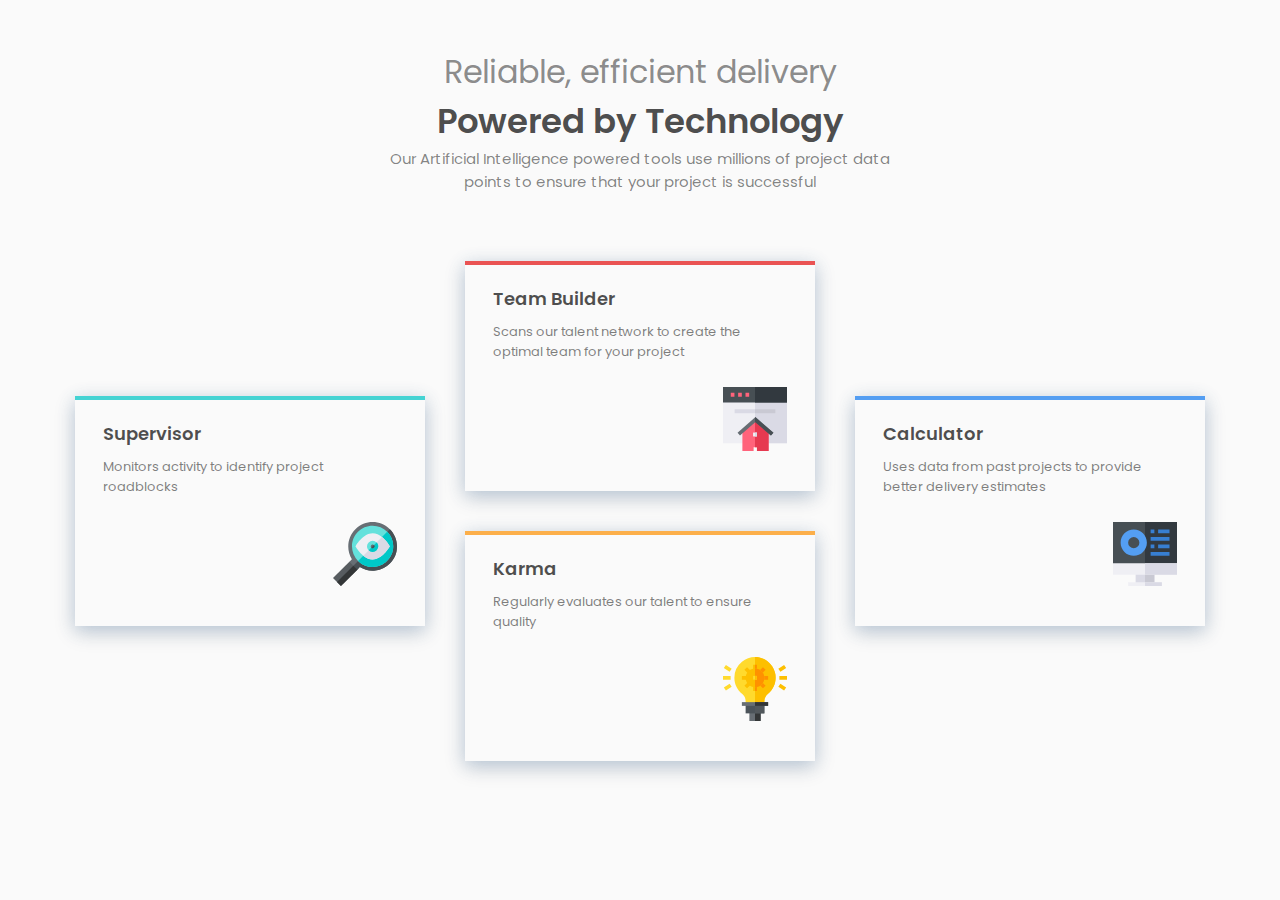
<file: Front-End/four-card-feature/index.html>
<!DOCTYPE html>
<html lang="en">
<head>
    <meta charset="UTF-8">
    <meta http-equiv="X-UA-Compatible" content="IE=edge">
    <meta name="viewport" content="width=device-width, initial-scale=1.0">
    <link rel="stylesheet" href="style.css">
    <link href="https://fonts.googleapis.com/css2?family=Poppins:ital,wght@0,200;0,400;1,600&display=swap" rel="stylesheet">

    <title>Document</title>
</head>
<body>
    <header class="header-tittle">
        <h1 class="first-tittle">Reliable, efficient delivery</h1>
        <h2 class="secend-tittle">Powered by Technology</h2>
        <p class="paratittle">Our Artificial Intelligence powered tools use millions of project data points 
            to ensure that your project is successful</p>
    </header>
    <section class="photos">
        <div class="photo-one">
            
            <h1 class="description one">Supervisor</h1>
                <p class="paragraph one">Monitors activity to identify project roadblocks</p>
            <div class="lup icon">
                <svg xmlns="http://www.w3.org/2000/svg" width="64" height="64"><g fill="none"><path fill="#676E74" d="M56.842 7.158c-9.526-9.563-24.902-9.525-34.428 0-8.025 8.026-9.45 20.44-3.525 30.003l-2.513 2.55-1.356 6.144 4.214 4.214 5.093-2.408 2.512-2.55a24.254 24.254 0 0030.003-3.525c9.563-9.526 9.525-24.902 0-34.428z"/><path fill="#474F54" d="M24.327 47.661l2.512-2.55a24.254 24.254 0 0030.003-3.525c9.563-9.526 9.525-24.902 0-34.428l-40.26 40.26 2.652 2.651 5.093-2.408z"/><path fill="#64E1DC" d="M54.213 9.787a20.56 20.56 0 00-14.585-6.041C28.236 3.746 19 12.98 19 24.372a20.564 20.564 0 006.041 14.586 20.564 20.564 0 0014.586 6.04c11.392 0 20.626-9.234 20.626-20.626a20.56 20.56 0 00-6.041-14.585z"/><path fill="#00C8C8" d="M60.254 24.372a20.56 20.56 0 00-6.041-14.585l-29.17 29.17A20.564 20.564 0 0039.627 45c11.392 0 20.626-9.235 20.626-20.627z"/><path fill="#EFEFF4" d="M56.239 23.41c-.184-.307-2.98-4.914-7.281-8.368-2.63-2.113-5.822-3.796-9.33-3.796-9.242 0-16.314 11.669-16.61 12.165l-.576.961.575.961c.184.309 2.98 4.916 7.28 8.37 2.631 2.112 5.823 3.795 9.33 3.795 9.243 0 16.315-11.668 16.612-12.165l.574-.96-.574-.962z"/><path fill="#DADAE5" d="M56.239 25.333l.574-.96-.574-.962c-.184-.308-2.98-4.915-7.281-8.369l-18.66 18.66c2.63 2.113 5.822 3.796 9.33 3.796 9.242 0 16.314-11.668 16.61-12.165z"/><path fill="#64E1DC" d="M43.604 20.396a5.607 5.607 0 00-3.976-1.65 5.632 5.632 0 00-5.626 5.626c0 1.551.631 2.958 1.65 3.976a5.609 5.609 0 003.976 1.65 5.632 5.632 0 005.625-5.626c0-1.55-.63-2.957-1.649-3.976z"/><path fill="#00C8C8" d="M45.253 24.372c0-1.55-.63-2.957-1.649-3.976l-7.952 7.952a5.608 5.608 0 003.976 1.65 5.632 5.632 0 005.625-5.626z"/><path fill="#676E74" d="M40.954 23.046a1.876 1.876 0 10-1.326 3.2 1.876 1.876 0 001.326-3.2z"/><path fill="#474F54" d="M41.503 24.372c0-.517-.21-.986-.55-1.326l-2.65 2.652a1.876 1.876 0 003.2-1.326z"/><path fill="#575C60" d="M20.333 43.667l-3.957-3.957L0 56.049l3.975 3.976L7.951 64l16.376-16.339z"/><path fill="#333637" d="M24.327 47.661l-3.994-3.994L3.975 60.025 7.951 64z"/></g></svg>

            </div>
        </div>

        

        <div class="photo-tow">
            
            <h1 class="description tow">Team Builder</h1>
            <p class="paragraph tow">Scans our talent network to create the optimal team for your project</p>
            <div class="home icon">
                <svg xmlns="http://www.w3.org/2000/svg" width="64" height="64"><g fill="none"><path fill="#EFEFF4" d="M64 14.454v41.788H0V14.454l3.75-3.787h56.5z"/><path fill="#DADAE5" d="M64 14.454v41.788H32V10.667h28.25z"/><path fill="#474F54" d="M0 0h64v15.515H0z"/><path fill="#32393F" d="M32 0h32v15.515H32z"/><g fill="#FF637B"><path d="M7.758 5.818h3.685v3.879H7.758zM15.128 5.818h3.685v3.879h-3.685zM22.497 5.818h3.685v3.879h-3.685z"/></g><path fill="#FF637B" d="M45.576 42.245V64H34.355v-3.71h-3.74V64H19.394V42.245l11.37-9.275h3.105z"/><path fill="#DADAE5" d="M11.636 22.303h41.697v3.879H11.636z"/><path fill="#C9C9D3" d="M32 22.303h20.364v3.879H32z"/><path fill="#E63950" d="M45.576 42.245V64H33.939v-3.71H32V32.97h1.435z"/><path fill="#EFEFF4" d="M30.061 45.576h3.878v3.879h-3.878z"/><path fill="#DADAE5" d="M32 45.576h1.939v3.879H32z"/><path fill="#676E74" d="M50.424 45.779l-2.452 2.706-15.487-13.526-15.488 13.526-2.452-2.706 17.94-15.718z"/><path fill="#474F54" d="M32 30.061l18.424 15.718-2.518 2.706L32 34.959z"/></g></svg>

                
            </div>
        </div>
          

        

        <div class="photo-three">
            
            <h1 class="description tree">Karma</h1>
            <p class="paragraph tree">Regularly evaluates our talent to ensure quality</p>
            <div class="karma icon">
                <svg xmlns="http://www.w3.org/2000/svg" width="64" height="64"><g fill="none"><path fill="#676E74" d="M26.375 52.625h11.25V64h-11.25z"/><path fill="#333637" d="M32 52.625h5.625V64H32z"/><path fill="#4C545A" d="M22.625 47h18.75v9.375h-18.75z"/><path fill="#52585C" d="M32 47h9.375v9.375H32z"/><path fill="#FFDA2D" d="M45.012 36.725c-2.325 1.913-3.637 4.612-3.637 7.425V47h-18.75v-2.85c0-2.85-1.238-5.512-3.3-7.125-5.062-3.938-7.95-9.862-7.95-16.275a20.585 20.585 0 017.613-16.013C22.7 1.737 27.238 0 32 0c1.462 0 2.962.15 4.425.45 8.1 1.688 14.475 8.45 15.9 16.663 1.275 7.5-1.425 14.85-7.313 19.612z"/><path fill="#FDBF00" d="M45.012 36.725c-2.325 1.913-3.637 4.612-3.637 7.425V47H32V0c1.462 0 2.962.15 4.425.45 8.1 1.688 14.475 8.45 15.9 16.663 1.275 7.5-1.425 14.85-7.313 19.612z"/><path fill="#676E74" d="M18.875 45.125h26.25v3.75h-26.25z"/><path fill="#FF9100" d="M39.956 10.143l2.651 2.651-3.979 3.978-2.651-2.651z"/><path fill="#FDBF00" d="M25.372 24.727l2.651 2.651-3.979 3.979-2.651-2.651zM30.125 28.25h3.75v5.625h-3.75z"/><path fill="#FF9100" d="M38.628 24.727l3.979 3.979-2.651 2.651-3.979-3.979zM39.5 18.875h5.625v3.75H39.5z"/><path fill="#FDBF00" d="M24.044 10.143l3.979 3.979-2.651 2.65-3.979-3.978zM18.875 18.875H24.5v3.75h-5.625zM30.125 7.625h3.75v5.625h-3.75z"/><g fill="#FFDA2D"><path d="M0 18.875h7.625v3.75H0zM6.585 14.81l-5.75-3.75 2.08-3.12 5.75 3.75zM2.915 33.56l-2.08-3.12 5.75-3.75 2.08 3.12z"/></g><path fill="#FDBF00" d="M56.375 18.875H64v3.75h-7.625zM61.085 33.56l-5.75-3.75 2.08-3.12 5.75 3.75zM57.415 14.81l-2.08-3.12 5.75-3.75 2.08 3.12z"/><path fill="#FF9100" d="M32 7.625h1.875v5.625H32zM32 28.25h1.875v5.625H32z"/><path fill="#333637" d="M32 45.125h13.125v3.75H32z"/><path fill="#FDBF00" d="M32 11.375c-5.175 0-9.375 4.2-9.375 9.375s4.2 9.375 9.375 9.375 9.375-4.2 9.375-9.375-4.2-9.375-9.375-9.375z"/><path fill="#FF9100" d="M32 30.125v-18.75c5.175 0 9.375 4.2 9.375 9.375s-4.2 9.375-9.375 9.375z"/><path fill="#FFDA2D" d="M30.125 18.875h3.75v3.75h-3.75z"/><path fill="#FDBF00" d="M32 18.875h1.875v3.75H32z"/></g></svg>

            
        </div>

        </div>



        <div class="photo-four">
            
            <h1 class="description four">Calculator</h1>
            <p class="paragraph four">Uses data from past projects to provide better delivery estimates</p>
            <div class="calculiator icon">
                <svg xmlns="http://www.w3.org/2000/svg" width="64" height="64"><g fill="none"><path fill="#474F54" d="M64 0v41.25l-3.75 3.875H3.75L0 41.25V0z"/><path fill="#32393F" d="M64 0v41.25l-3.75 3.875H32V0z"/><path fill="#DADAE5" d="M22.625 50.875h18.75v11.25h-18.75z"/><path fill="#C9C9D3" d="M32 50.875h9.375v11.25H32z"/><path fill="#EFEFF4" d="M0 41.25h64v11.5H0z"/><path fill="#DADAE5" d="M32 41.25h32v11.5H32z"/><path fill="#EFEFF4" d="M15.125 60.25h33.75V64h-33.75z"/><path fill="#DADAE5" d="M32 60.25h16.875V64H32z"/><path fill="#549EF2" d="M20.75 7.5c-7.236 0-13.125 5.889-13.125 13.125S13.514 33.75 20.75 33.75s13.125-5.889 13.125-13.125S27.986 7.5 20.75 7.5zm0 18.75a5.631 5.631 0 01-5.625-5.625A5.631 5.631 0 0120.75 15a5.631 5.631 0 015.625 5.625 5.631 5.631 0 01-5.625 5.625z"/><g fill="#377FD2"><path d="M45.125 7.5H56.5v3.75H45.125zM37.625 7.5h3.75v3.75h-3.75zM45.125 22.5H56.5v3.75H45.125zM37.625 22.5h3.75v3.75h-3.75zM37.625 15H56.5v3.75H37.625zM37.625 30H56.5v3.75H37.625z"/></g></g></svg>

            </div>
        </div>
    </section>
</body>
</html>
</file>
<file: Front-End/four-card-feature/style.css>
*{
    margin: 0;
    padding: 0;
    box-sizing: border-box;
}
body{
    background-color:hsl(0, 0%, 98%) ;
    font-family: "Poppins", sans-serif;
    display: flex;
    flex-direction: column;
    align-items: center;
}



.header-tittle {
   margin: 48px  auto;
   text-align: center;
}



.first-tittle{
   color: rgba(0, 0, 0, 0.464);
   font-weight: 400;
}



.secend-tittle{
    color: rgba(0, 0, 0, 0.71);
    font-weight: 600;
    font-size: 34px;
}



.paratittle{
  color: rgba(0, 0, 0, 0.493);
  font-weight: 400;
  text-align: center;
  font-size: 15px;
  max-width: 525px;
}


.photos{
  margin: 120px  0 ;
  display: grid;
  grid-template-columns: repeat(3,1fr);
  grid-template-rows: repeat(2, 1fr);
  grid-template-areas: 
    "start mid1 end"
    "start mid2 end"; 
  margin-top: 10px;
  gap: 20px;
}



.photo-one{
    padding: 20px  28px;
    margin-bottom: 35px;
    box-shadow:0 4px 16px 0 hsla(212, 86%, 64%, 0.179), 0 6px 20px 0 rgba(0, 0, 0, 0.19); ;
    border-top: 4px solid hsl(180, 62%, 55%);
    max-width: 350px;
    grid-area: start;
    align-self: center;
    border-top: 4px solid hsl(180, 62%, 55%);
    margin: 10px;
}


.photo-tow{
    padding: 20px 28px;
    margin-bottom: 35px;
    box-shadow: 0 4px 16px 0 hsla(212, 86%, 64%, 0.179), 0 6px 20px 0 rgba(0, 0, 0, 0.19);
    border-top: 4px solid hsl(0, 78%, 62%);
    max-width: 350px;
    grid-area: mid1;
    margin: 10px;
}



.photo-three{
    padding: 20px 28px;
    margin-bottom: 35px;
    box-shadow: 0 4px 16px 0 hsla(212, 86%, 64%, 0.179), 0 6px 20px 0 rgba(0, 0, 0, 0.19);
    border-top: 4px solid hsl(34, 97%, 64%);
    max-width: 350px;
    grid-area: mid2;
    margin: 10px;
}



.photo-four{
    padding: 20px 28px;
    margin-bottom: 35px;
    box-shadow: 0 4px 16px 0 hsla(212, 86%, 64%, 0.179), 0 6px 20px 0 rgba(0, 0, 0, 0.19);
    border-top: 4px solid hsl(212, 86%, 64%);
    max-width: 350px;
    grid-area: end;
    align-self: center;
    margin: 10px;
}



.description-one{
    font-size: 22px;
    font-weight: 600;
    color: rgba(0, 0, 0, 0.773);
}



.paragraph{
    font-size: 13px;
    font-weight: 400;
    color: rgba(0, 0, 0, 0.503);
    text-align: left;
    margin-top: 10px;
}



.icon{
    display: flex;
    justify-content: right;
    margin: 25px 0 20px
}



.description{
    font-size: 18px;
    font-weight: 600;
    color: rgba(0, 0, 0, 0.692);
}

@media (max-width: 768px){

   .header-tittle{
         max-width: 375px;
        
    }


   .first-tittle{
        font-size: 18px;
    }


   .secend-tittle{
        font-size: 19px;
    }


   .paratittle{
        font-size: 13px;
        margin: 10px 60px 0;
    }


   .photos{
        display: flex;
        flex-direction: column;
        align-items: center;
       
        
    }


   /* .photo-one{
    padding: 40px 48px;
    }


   .photo-tow{
    margin: 0 60px ;
    }


   .photo-three{
    margin: 0 60px ;
    }

   
   .photo-four{
    margin: 0 60px 50px;
    } */
}
</file>
